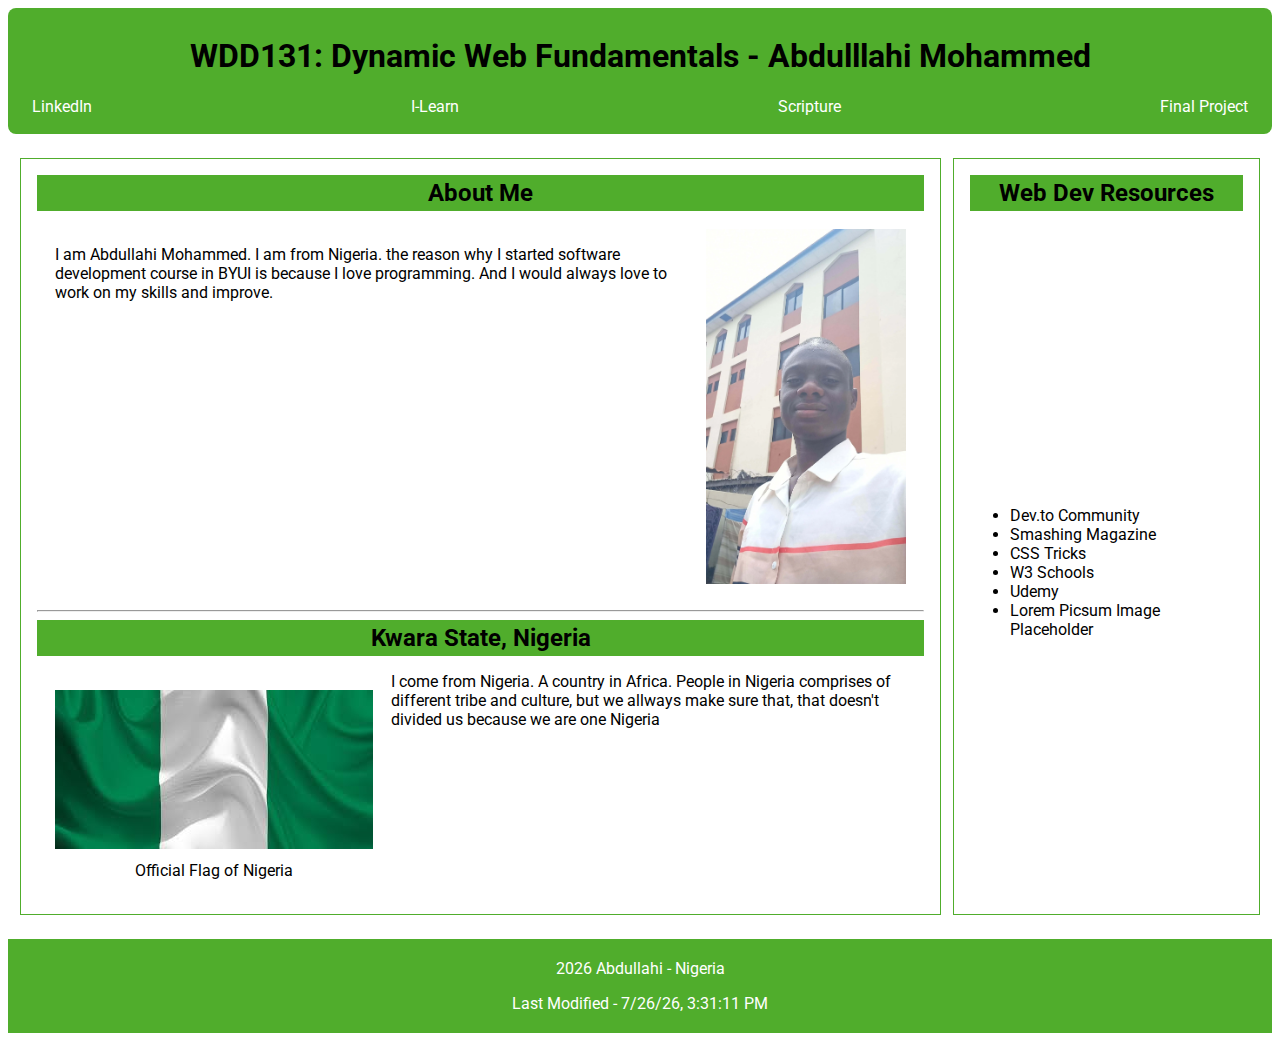
<file: index.html>
<!DOCTYPE html>
<html lang="en">
  <head>
    <meta charset="UTF-8" />
    <meta name="viewport" content="width=device-width, initial-scale=1.0" />
    <title>WDD131 - Dynamic Web Fundamentals - Abdullahi</title>
    <meta
      name="description"
      content="WDD131: Dynamic Web Fundamentals - Abdullahi Mohammed"
    />
    <meta name="author" content="abdullahi" />
    <link rel="stylesheet" href="./styles/base.css" />
    <link rel="preconnect" href="https://fonts.googleapis.com" />
    <link rel="preconnect" href="https://fonts.gstatic.com" crossorigin />
    <link
      href="https://fonts.googleapis.com/css2?family=Roboto:ital,wght@0,100;0,300;0,400;0,500;0,700;0,900;1,100;1,300;1,400;1,500;1,700;1,900&display=swap"
      rel="stylesheet"
    />
    <script defer src="./scripts/getdates.js"></script>
  </head>
  <body>
    <header>
      <h1>WDD131: Dynamic Web Fundamentals - Abdulllahi Mohammed</h1>
      <nav>
        <ul>
          <li>
            <a
              href="https://www.linkedin.com/in/abdullahi-mohammed-website-developer/"
              >LinkedIn</a
            >
          </li>
          <li><a href="https://byui.instructure.com/">I-Learn</a></li>
          <li>
            <a
              href="https://www.churchofjesuschrist.org/study/scriptures/bofm/1-ne/3?lang=eng&id=p7#p7"
              >Scripture</a
            >
          </li>
          <li><a href="#final_project">Final Project</a></li>
        </ul>
      </nav>
    </header>

    <main>
      <section class="card">
        <h2>About Me</h2>
        <div class="about_me_paragraph">
          <p>
            I am Abdullahi Mohammed. I am from Nigeria. the reason why I started
            software development course in BYUI is because I love programming.
            And I would always love to work on my skills and improve.
          </p>
          <img
            class="author_image"
            src="./images/20240919_134047-2.webp"
            width="200"
            alt="Author's Picture"
          />
        </div>

        <hr />

        <h2>Kwara State, Nigeria</h2>
        <div>
          <div class="country_flag">
            <img
              class="country_flag_img"
              src="./images/nigeria_flag.jfif"
              alt="flag of Nigeria"
            />
            <caption class="country_flag_img_caption">
              Official Flag of Nigeria
            </caption>
          </div>
          <p>
            I come from Nigeria. A country in Africa. People in Nigeria
            comprises of different tribe and culture, but we allways make sure
            that, that doesn't divided us because we are one Nigeria
          </p>
        </div>
      </section>
      <section class="card card_3">
        <h2>Web Dev Resources</h2>
        <div>
          <ul>
            <li><a href=""></a>Dev.to Community</li>
            <li><a href=""></a>Smashing Magazine</li>
            <li><a href=""></a>CSS Tricks</li>
            <li><a href=""></a>W3 Schools</li>
            <li><a href=""></a>Udemy</li>
            <li><a href=""></a>Lorem Picsum Image Placeholder</li>
          </ul>
        </div>
      </section>
    </main>

    <footer>
      <p><span id="currentyear"></span> Abdullahi - Nigeria</p>
      <p id="lastmodified"></p>
    </footer>
  </body>
</html>
</file>
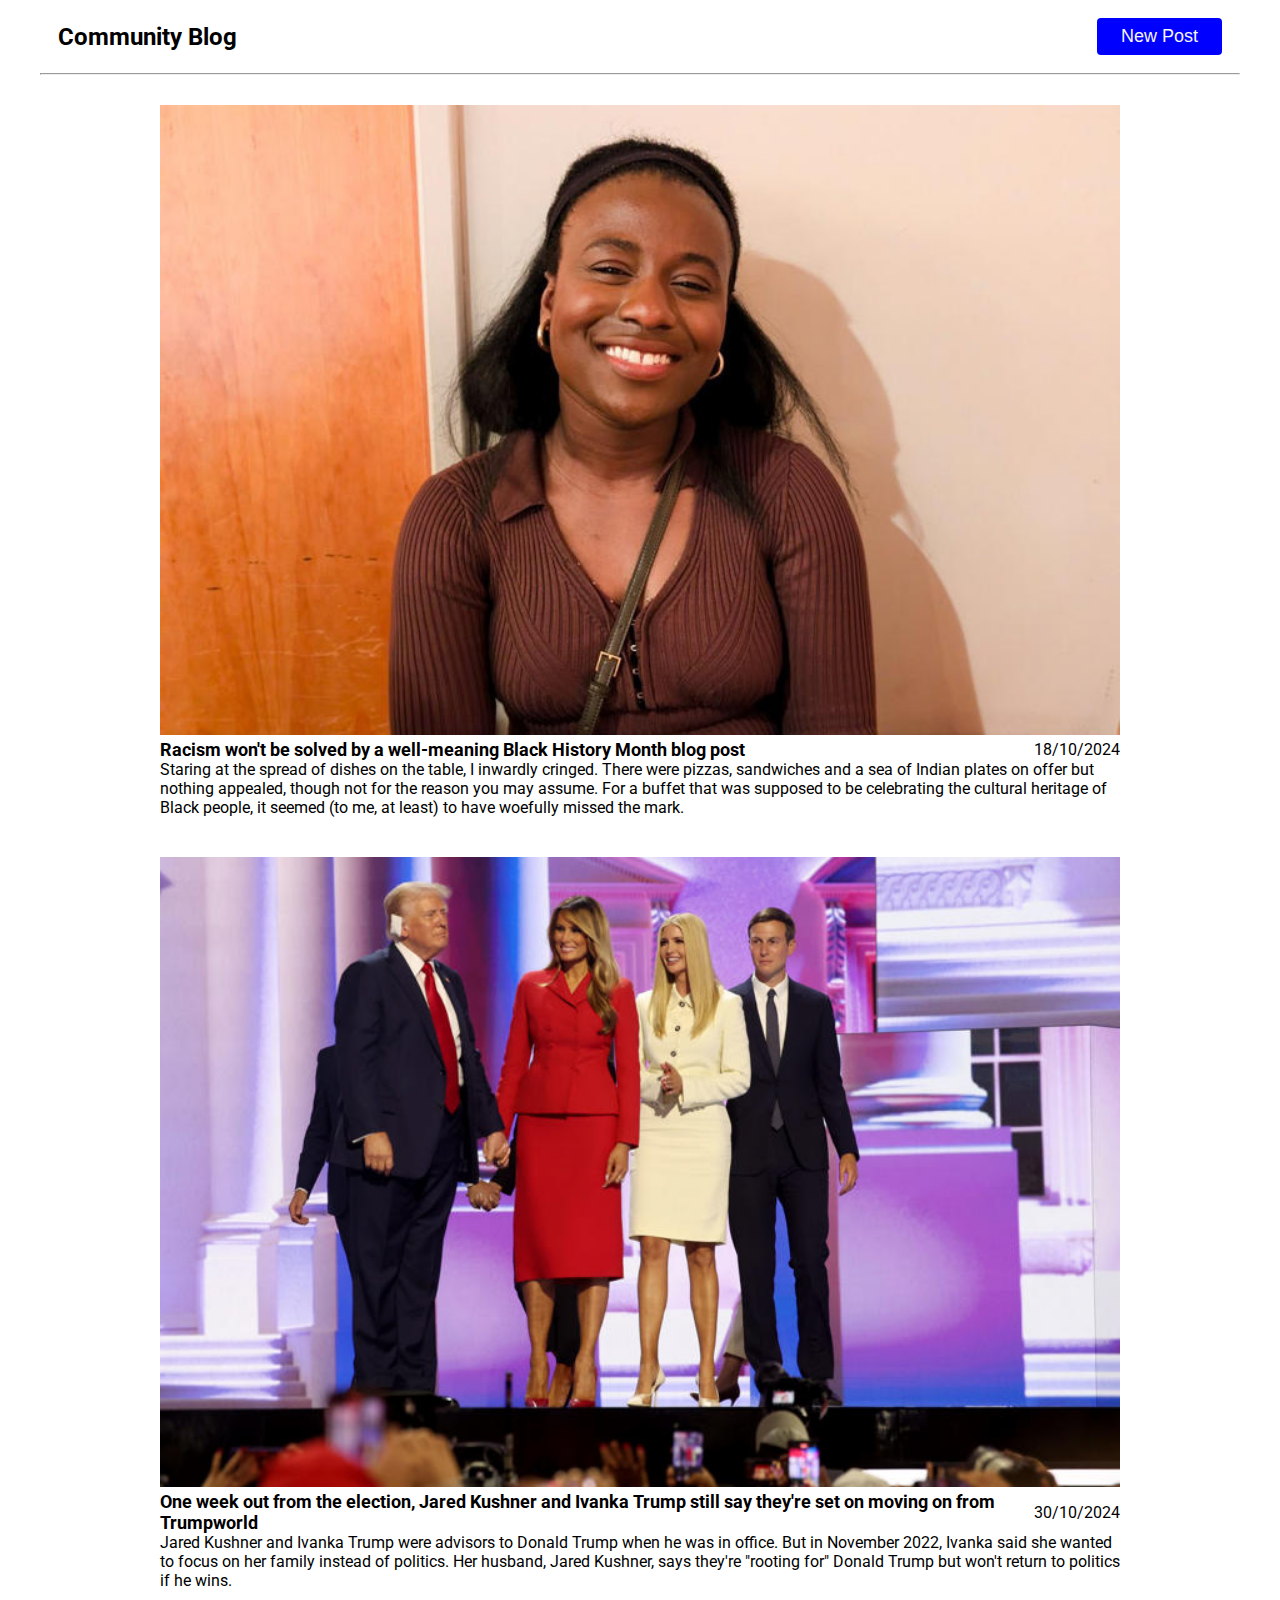
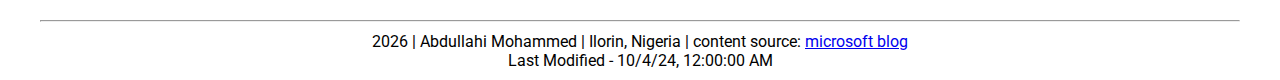
<file: project/index.html>
<!DOCTYPE html>
<html lang="en">

<head>
    <meta charset="UTF-8">
    <meta name="viewport" content="width=device-width, initial-scale=1.0">
    <title>Community Blog</title>
    <meta name="description" content="community blog page">
    <meta name="author" content="Abdullahi">
    <link rel="stylesheet" href="./styles/blog.css">
    <script defer src="./scripts/blog.js"></script>
    <link rel="preconnect" href="https://fonts.googleapis.com">
    <link rel="preconnect" href="https://fonts.gstatic.com" crossorigin>
    <link
        href="https://fonts.googleapis.com/css2?family=Roboto:ital,wght@0,100;0,300;0,400;0,500;0,700;0,900;1,100;1,300;1,400;1,500;1,700;1,900&display=swap"
        rel="stylesheet">
</head>

<body>
    <header>
        <h1>Community Blog</h1>
        <form action="./new-post.html" method="get">
            <input type="submit" value="New Post">
        </form>
    </header>
    <hr>
    <main id="blogs">
        <div>
            <img src="./images/racism.jfif" alt="racism" loading="lazy">
            <div class="blog_title">
                <h4>Racism won't be solved by a well-meaning Black History Month blog post</h4> <span>18/10/2024</span>
            </div>
            <p>Staring at the spread of dishes on the table, I inwardly cringed.

                There were pizzas, sandwiches and a sea of Indian plates on offer but nothing appealed, though not for
                the reason you may assume.

                For a buffet that was supposed to be celebrating the cultural heritage of Black people, it seemed (to
                me, at least) to have woefully missed the mark.</p>
        </div>
        <div>
            <img src="./images/trump.jfif" alt="trumphold" loading="lazy">
            <div class="blog_title">
                <h4>One week out from the election, Jared Kushner and Ivanka Trump still say they're set on moving on
                    from Trumpworld</h4> <span>30/10/2024</span>
            </div>
            <p>Jared Kushner and Ivanka Trump were advisors to Donald Trump when he was in office.
                But in November 2022, Ivanka said she wanted to focus on her family instead of politics.
                Her husband, Jared Kushner, says they're "rooting for" Donald Trump but won't return to politics if he
                wins.
            </p>
        </div>
    </main>
    <hr>
    <footer>
        <p><span id="currentyear"></span> | Abdullahi Mohammed | Ilorin, Nigeria | content source: <a target="_blank"
                href="https://www.msn.com/en-us/news/politics/">microsoft
                blog</a></p>
        <p id="lastmodified"></p>
    </footer>
</body>

</html>
</file>
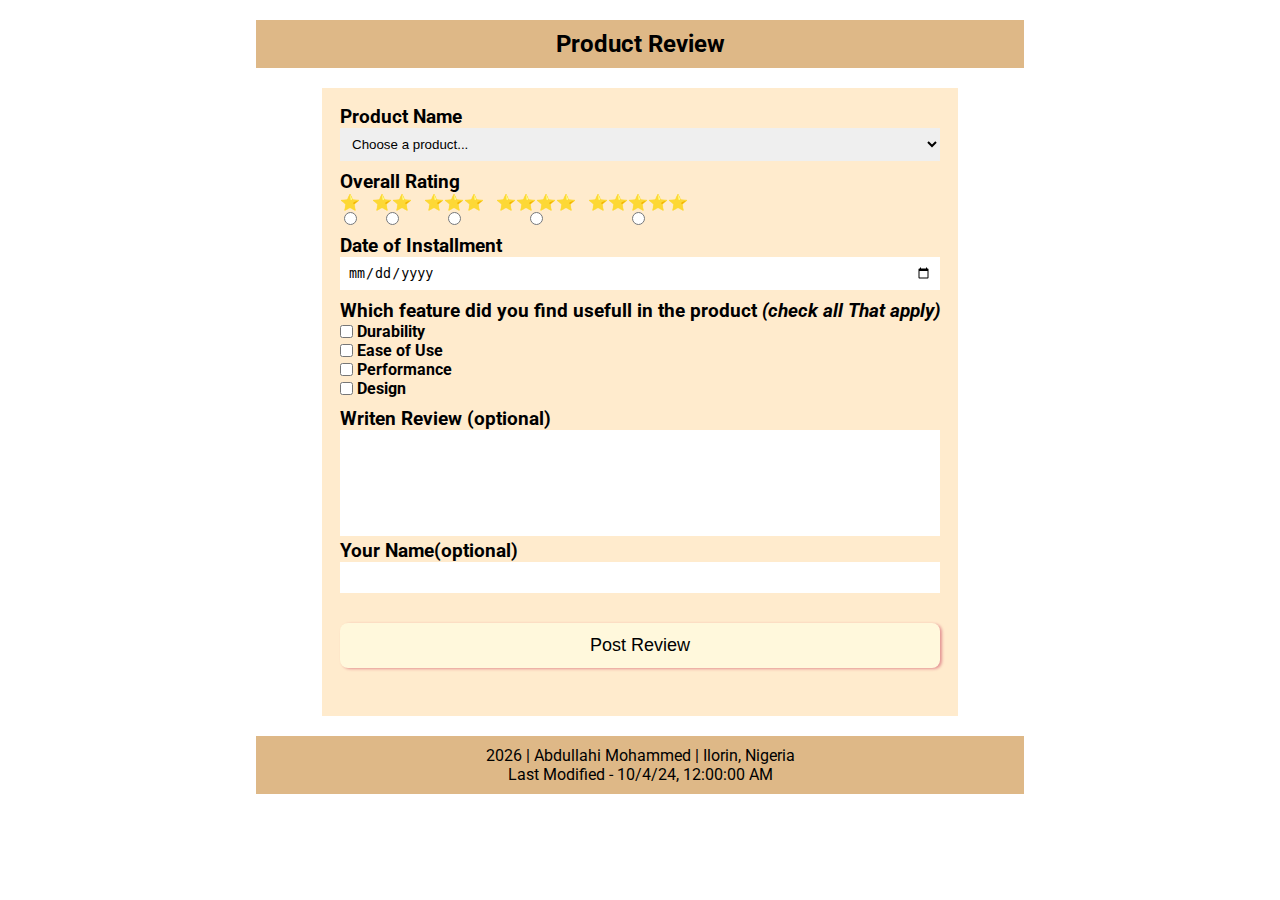
<file: form.html>
<!DOCTYPE html>
<html lang="en">

<head>
    <meta charset="UTF-8">
    <meta name="viewport" content="width=device-width, initial-scale=1.0">
    <title>Product Review</title>
    <meta name="description" content="product revie form">
    <meta name="author" content="abdullahi">
    <link rel="stylesheet" href="./styles/form.css">
    <script defer src="./scripts/form.js"></script>

    <link rel="preconnect" href="https://fonts.googleapis.com">
    <link rel="preconnect" href="https://fonts.gstatic.com" crossorigin>
    <link
        href="https://fonts.googleapis.com/css2?family=Roboto:ital,wght@0,100;0,300;0,400;0,500;0,700;0,900;1,100;1,300;1,400;1,500;1,700;1,900&display=swap"
        rel="stylesheet">
</head>

<body>
    <h2>Product Review</h2>
    <form action="review.html" onsubmit="return submitReview()" method="get">
        <label class="product" for="product">
            <h3>Product Name</h3>
            <select name="choose Product" id="product" required>
                <option value="">Choose a product...</option>
            </select>
        </label>
        <div class="rating">
            <h3>Overall Rating</h3>
            <div>
                <label for="rate1">
                    <p>⭐</p>
                    <input type="radio" value="1" name="rate" id="rate1" required>
                </label>
                <label for="rate2">
                    <p>⭐⭐</p>
                    <input type="radio" value="2" name="rate" id="rate2" required>
                </label>
                <label for="rate3">
                    <p>⭐⭐⭐</p>
                    <input type="radio" value="3" name="rate" id="rate3" required>
                </label>
                <label for="rate4">
                    <p>⭐⭐⭐⭐</p>
                    <input type="radio" value="4" name="rate" id="rate4" required>
                </label>
                <label for="rate5">
                    <p>⭐⭐⭐⭐⭐</p>
                    <input type="radio" value="5" name="rate" id="rate5" required>
                </label>
            </div>
        </div>
        <label class="date" for="date">
            <h3>Date of Installment</h3>
            <input type="date" value="" name="" id="">
        </label>
        <div class="feature">
            <h3 for="features">Which feature did you find usefull in the product <i>(check all That apply)</i></h3>
            <div>
                <label for="durability"><input value="durability" type="checkbox" name="feature" id="durability">
                    <h4>Durability</h4>
                </label>
                <label for="use"><input value="ease of use" type="checkbox" name="feature" id="use">
                    <h4>Ease of Use</h4>
                </label>
                <label for="performance"><input value="performance" type="checkbox" name="feature" id="performance">
                    <h4>Performance</h4>
                </label>
                <label for="design"><input value="design" type="checkbox" name="feature" id="design">
                    <h4>Design</h4>
                </label>
            </div>
        </div>
        <label class="review" for="review">
            <h3>Writen Review (optional)</h3>
            <textarea name="written_review" id="review" rows="6"></textarea>
        </label>
        <label class="name" for="">
            <h3>Your Name(optional)</h3>
            <input type="text" name="" id="">
        </label>
        <div class="button"><input type="submit" value="Post Review"></div>
    </form>

    <footer>
        <p><span id="currentyear"></span> | Abdullahi Mohammed | Ilorin, Nigeria</p>
        <p id="lastmodified"></p>
    </footer>
</body>

</html>
</file>
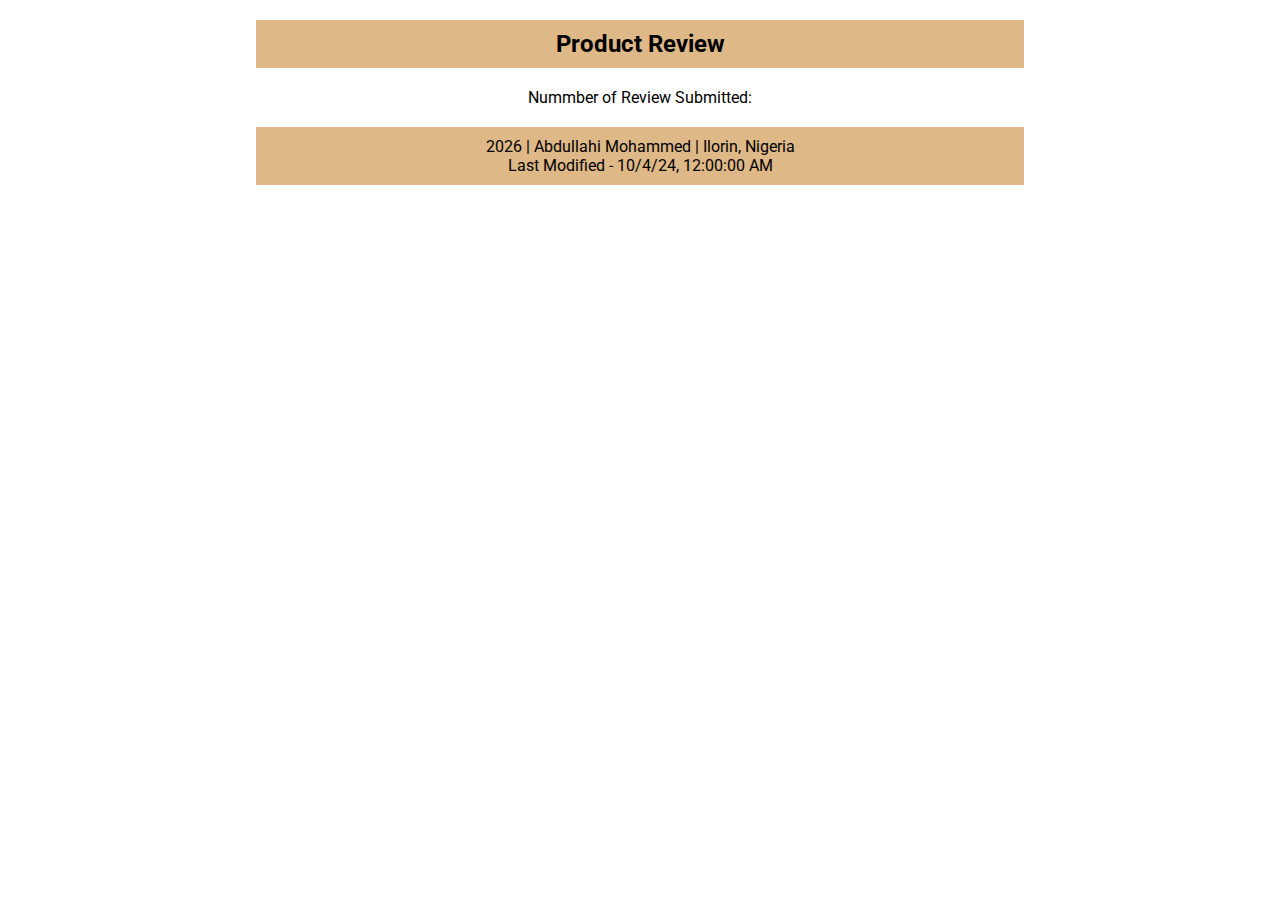
<file: review.html>
<!DOCTYPE html>
<html lang="en">

<head>
    <meta charset="UTF-8">
    <meta name="viewport" content="width=device-width, initial-scale=1.0">
    <title>Form Submission</title>
    <meta name="description" content="product revie form">
    <meta name="author" content="abdullahi">
    <link rel="stylesheet" href="./styles/review.css">
    <script defer src="./scripts/review.js"></script>

    <link rel="preconnect" href="https://fonts.googleapis.com">
    <link rel="preconnect" href="https://fonts.gstatic.com" crossorigin>
    <link
        href="https://fonts.googleapis.com/css2?family=Roboto:ital,wght@0,100;0,300;0,400;0,500;0,700;0,900;1,100;1,300;1,400;1,500;1,700;1,900&display=swap"
        rel="stylesheet">
</head>

<body>
    <h2>Product Review</h2>
    <p>Nummber of Review Submitted: <span id="counter"></span></p>
    <footer>
        <p><span id="currentyear"></span> | Abdullahi Mohammed | Ilorin, Nigeria</p>
        <p id="lastmodified"></p>
    </footer>
</body>

</html>
</file>
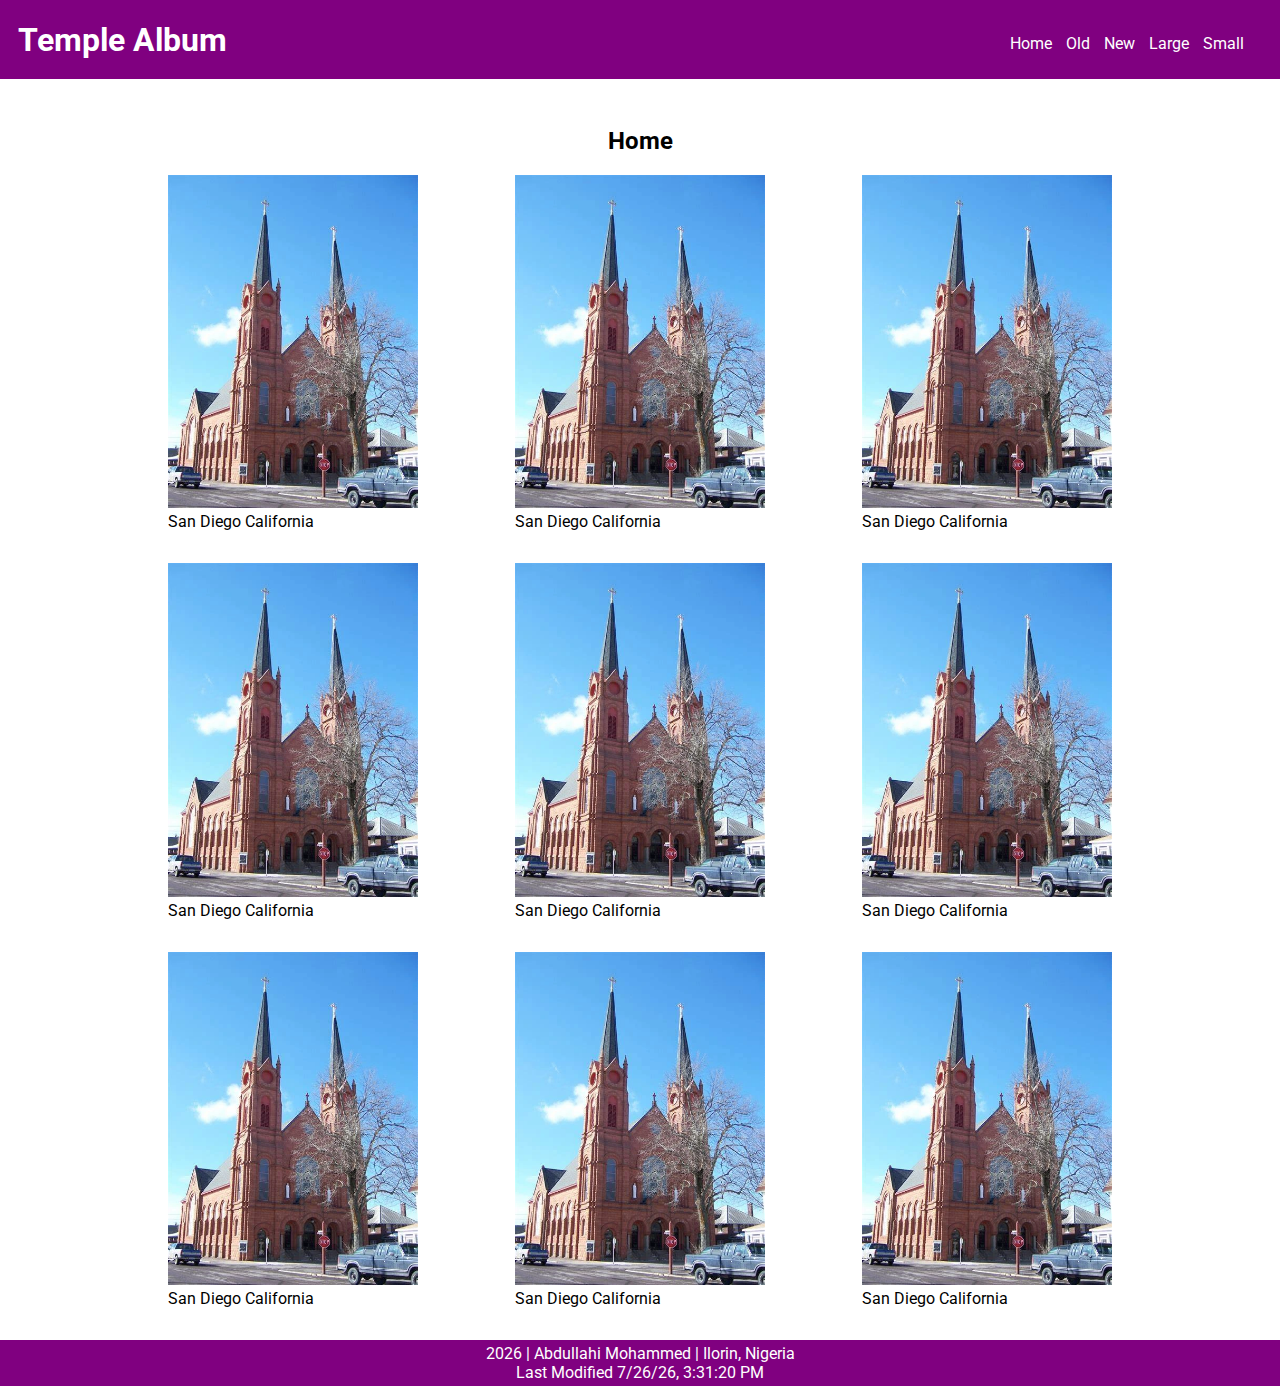
<file: temples.html>
<!DOCTYPE html>
<html lang="en">

<head>
    <meta charset="UTF-8">
    <meta name="viewport" content="width=device-width, initial-scale=1.0">
    <title>Temple Album</title>
    <script defer src="./scripts/temples.js"></script>
    <link rel="stylesheet" href="./styles/temples.css">
    <link rel="stylesheet" href="./styles/temples-large.css">
    <meta name="description" content="temples resonsive page">
    <meta name="author" content="Abdullahi">
    <link rel="preconnect" href="https://fonts.googleapis.com">
    <link rel="preconnect" href="https://fonts.gstatic.com" crossorigin>
    <link
        href="https://fonts.googleapis.com/css2?family=Roboto:ital,wght@0,100;0,300;0,400;0,500;0,700;0,900;1,100;1,300;1,400;1,500;1,700;1,900&display=swap"
        rel="stylesheet">
</head>

<body>
    <header>
        <h1>Temple Album</h1>
        <div id="hamburger"><img width="42px" src="./images/hamburger-menu-svgrepo-com.svg" alt=""></div>
        <nav id="nav">
            <ul>
                <li><a href="/home">Home</a></li>
                <li><a href="/old">Old</a></li>
                <li><a href="/new">New</a></li>
                <li><a href="/large">Large</a></li>
                <li><a href="/small">Small</a></li>
            </ul>
        </nav>
    </header>

    <main>
        <h2>Home</h2>

        <div class="grid">
            <figure>
                <img width="250rem" src="./images/church.webp" alt="church pic 1">
                <figcaption>San Diego California</figcaption>
            </figure>
            <figure>
                <img width="250rem" src="./images/church.webp" alt="church pic 2">
                <figcaption>San Diego California</figcaption>
            </figure>
            <figure>
                <img width="250rem" src="./images/church.webp" alt="church pic 3">
                <figcaption>San Diego California</figcaption>
            </figure>
            <figure>
                <img width="250rem" src="./images/church.webp" alt="church pic 4">
                <figcaption>San Diego California</figcaption>
            </figure>
            <figure>
                <img width="250rem" src="./images/church.webp" alt="church pic 5">
                <figcaption>San Diego California</figcaption>
            </figure>
            <figure>
                <img width="250rem" src="./images/church.webp" alt="church pic 6">
                <figcaption>San Diego California</figcaption>
            </figure>
            <figure>
                <img width="250rem" src="./images/church.webp" alt="church pic 7">
                <figcaption>San Diego California</figcaption>
            </figure>
            <figure>
                <img width="250rem" src="./images/church.webp" alt="church pic 8">
                <figcaption>San Diego California</figcaption>
            </figure>
            <figure>
                <img width="250rem" src="./images/church.webp" alt="church pic 9">
                <figcaption>San Diego California</figcaption>
            </figure>

        </div>

    </main>

    <footer>
        <p><span id="currentyear"></span> | Abdullahi Mohammed | Ilorin, Nigeria</p>
        <p id="lastmodified"></p>
    </footer>
</body>

</html>
</file>
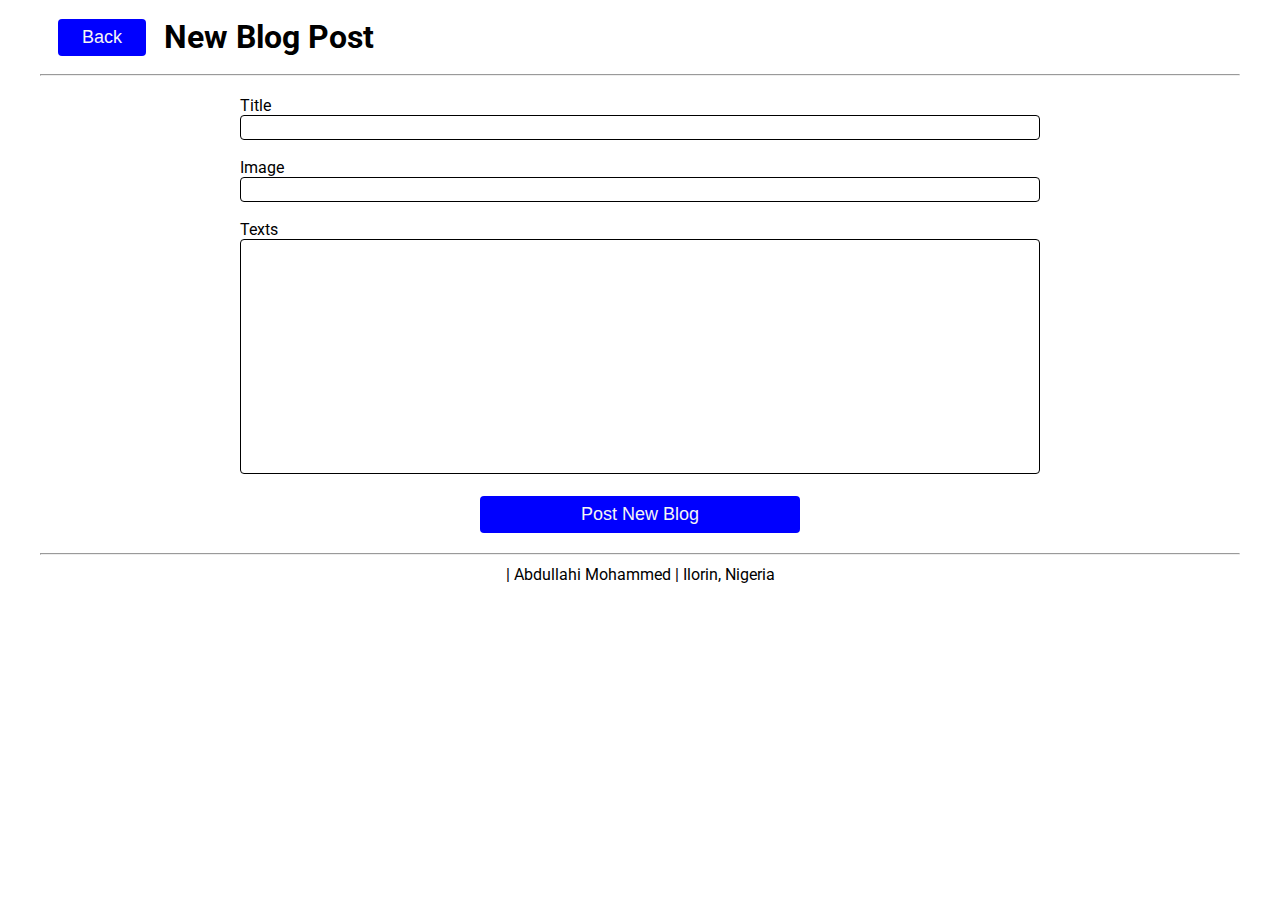
<file: project/new-post.html>
<!DOCTYPE html>
<html lang="en">

<head>
    <meta charset="UTF-8">
    <meta name="viewport" content="width=device-width, initial-scale=1.0">
    <title>New Blog Post</title>
    <meta name="description" content="community blog page">
    <meta name="author" content="Abdullahi">
    <link rel="stylesheet" href="./styles/new-post.css">
    <script defer src="./scripts/new-post.js"></script>
    <link rel="preconnect" href="https://fonts.googleapis.com">
    <link rel="preconnect" href="https://fonts.gstatic.com" crossorigin>
    <link
        href="https://fonts.googleapis.com/css2?family=Roboto:ital,wght@0,100;0,300;0,400;0,500;0,700;0,900;1,100;1,300;1,400;1,500;1,700;1,900&display=swap"
        rel="stylesheet">
</head>

<body>
    <header>
        <form action="index.html" method="get">
            <button>Back</button>
        </form>
        <h1>New Blog Post</h1>
    </header>
    <hr>
    <main>
        <form action="index.html" method="get" onsubmit="return postBlog(e)">
            <label for="title">Title
                <input type="text" value="" name="title" id="title" required>
            </label>
            <label for="image">Image
                <input type="url" value="" id="blogUrl" name="imageUrl" alt="image url" required>
            </label>
            <label for="text">Texts
                <textarea name="blogContent" value="" rows="15" id="blogContent" required></textarea>
            </label>
            <button id="submitBlog" type="submit">Post New Blog</button>
        </form>
    </main>
    <hr>
    <footer>
        <p><span id="currentyear"></span> | Abdullahi Mohammed | Ilorin, Nigeria</p>
        <p id="lastmodified"></p>
    </footer>
</body>

</html>
</file>
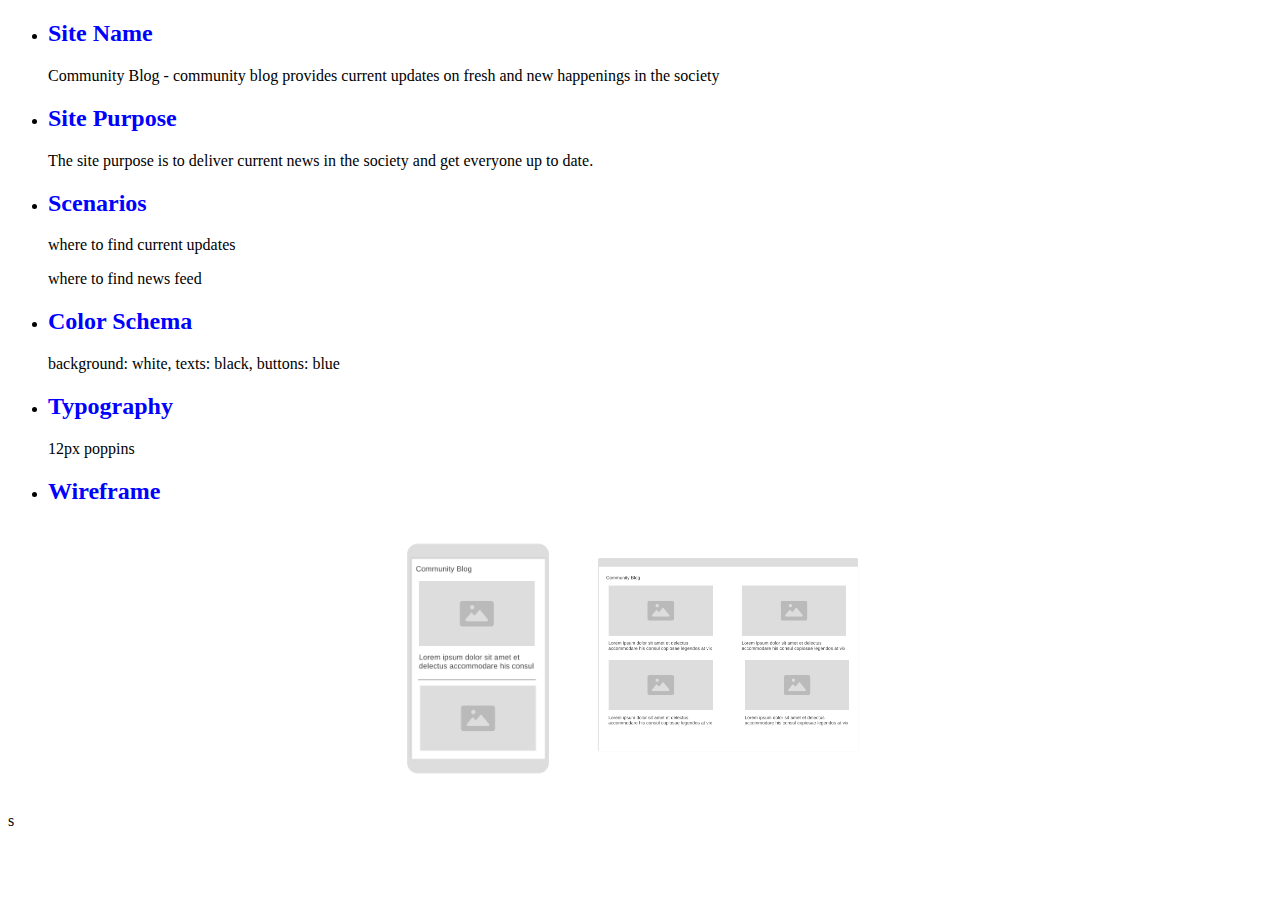
<file: project/siteplan.html>
<!DOCTYPE html>
<html lang="en">

<head>
    <meta charset="UTF-8">
    <meta name="viewport" content="width=device-width, initial-scale=1.0">
    <title>Community Blog</title>
    <meta name="description" content="community blog for news">
    <meta name="author" content="abdullahi">
    <link rel="stylesheet" href="./styles/siteplan.css">
</head>

<body>
    <ul>
        <li>
            <h2>Site Name</h2>
            <p>Community Blog - community blog provides current updates on fresh and new happenings in the society</p>
        </li>
        <li>
            <h2>Site Purpose</h2>
            <p>The site purpose is to deliver current news in the society and get everyone up to date.</p>
        </li>
        <li>
            <h2>Scenarios</h2>
            <p>where to find current updates</p>
            <p>where to find news feed</p>
        </li>
        <li>
            <h2>Color Schema</h2>
            <p>background: white, texts: black, buttons: blue</p>
        </li>
        <li>
            <h2>Typography</h2>
            <p>12px poppins</p>
        </li>
        <li>
            <h2>Wireframe</h2>
            <div class="wireframe">
                <img width="200" src="./images/1-Homepage-2x.png" alt="mobile screen">
                <img width="300" src="./images/2-desktop-2x.png" alt="desktop screen">
            </div>
        </li>
    </ul>
</body>

</html>s
</file>
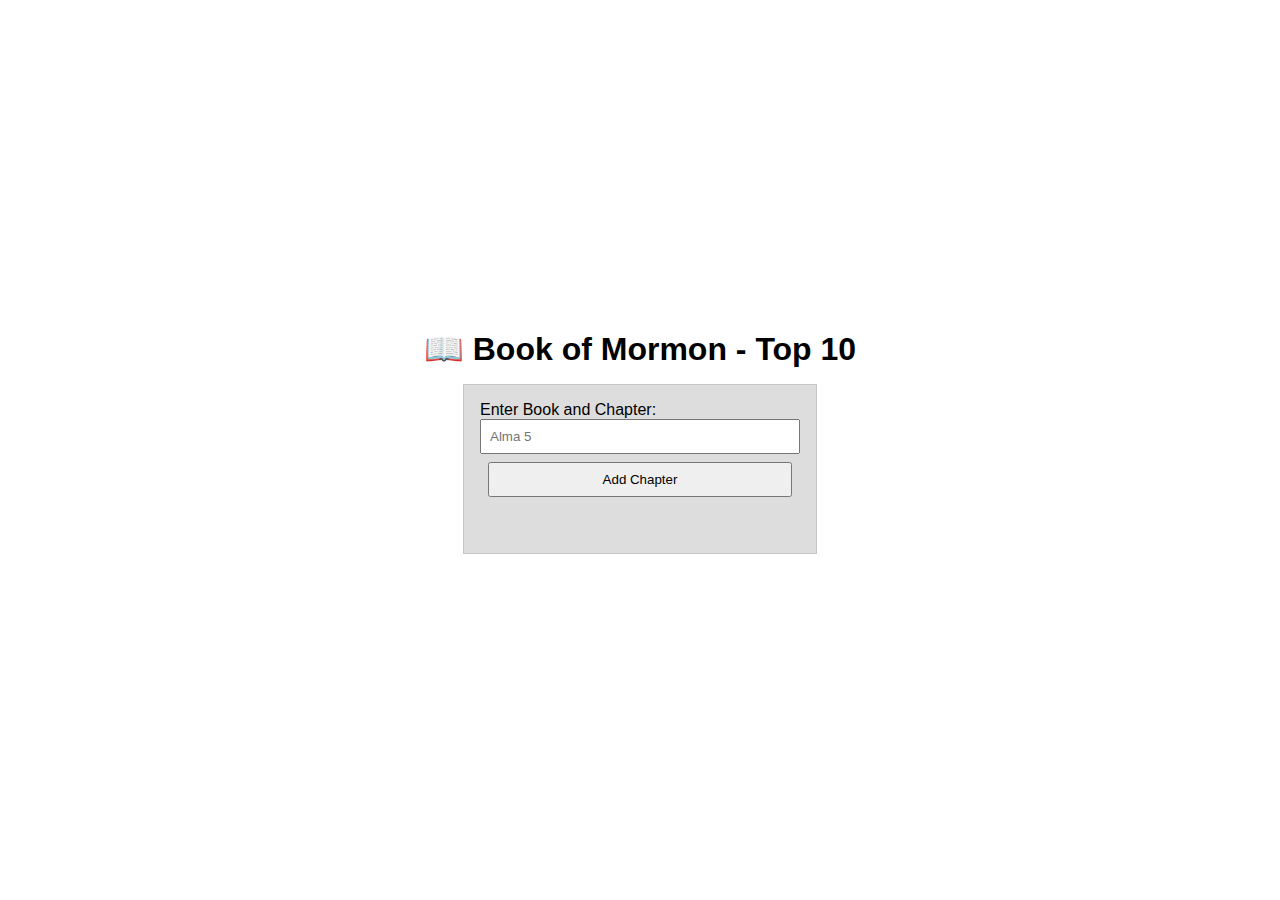
<file: week02/bom.html>
<!DOCTYPE html>
<html lang="en">
  <head>
    <meta charset="UTF-8" />
    <meta name="viewport" content="width=device-width, initial-scale=1.0" />
    <title>Book of Mormon Scripture App</title>
    <link rel="stylesheet" href="styles/bom.css" />
    <script defer async src="scripts/bom.js"></script>
    <meta
      name="description"
      content="application to add and delete book of mormon scriptures"
    />
    <meta name="author" content="abdullahi mohammed" />
  </head>
  <body>
    <h1>📖 Book of Mormon - Top 10</h1>
    <main>
      <label for="favchap">Enter Book and Chapter: </label>
      <input type="text" id="favchap" placeholder="Alma 5" />
      <button type="submit">Add Chapter</button>
      <ul id="list"></ul>
    </main>
  </body>
</html>
</file>
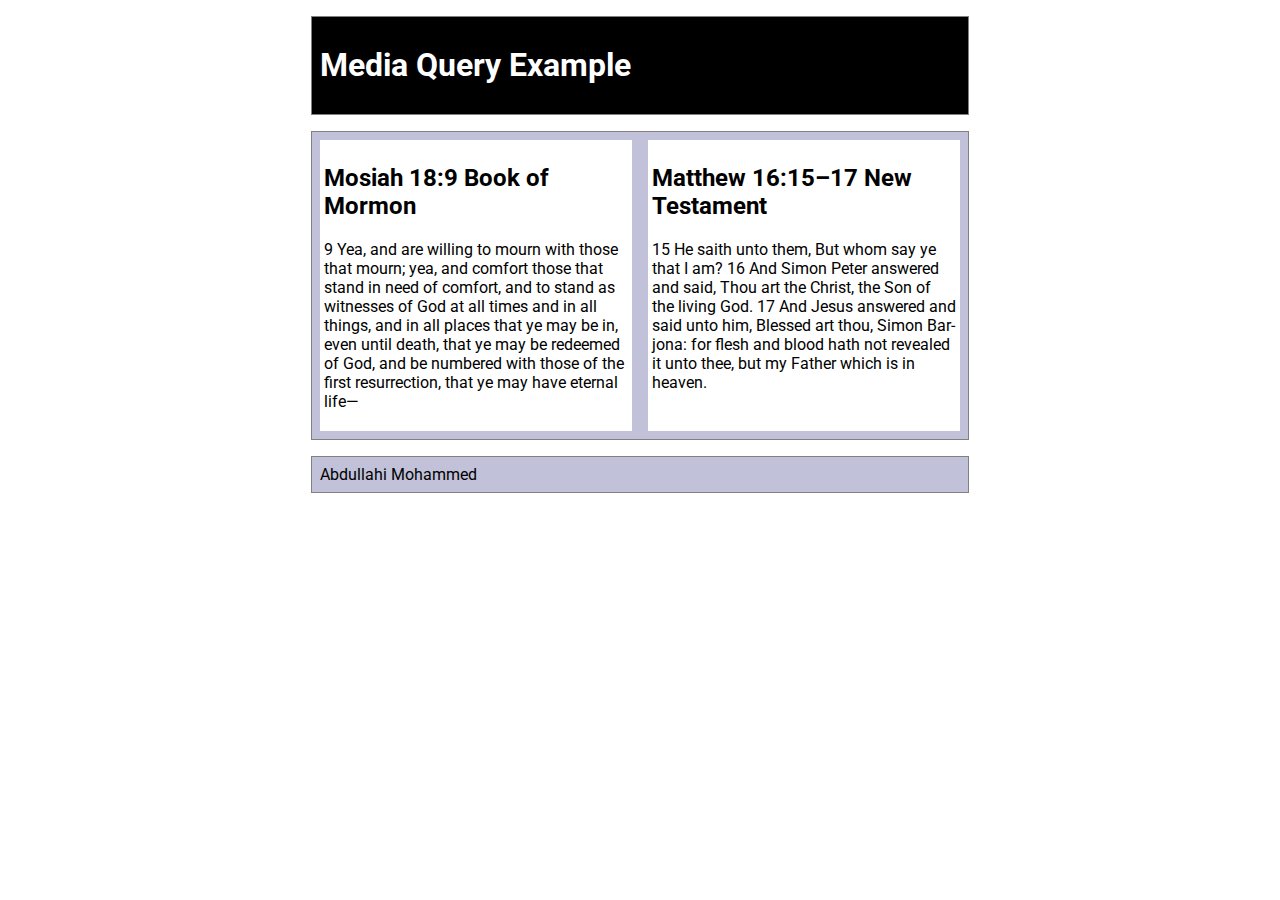
<file: week02/media-query.html>
<!DOCTYPE html>
<html lang="en">
  <head>
    <meta charset="UTF-8" />
    <meta name="viewport" content="width=device-width, initial-scale=1.0" />
    <title>Document</title>
    <meta name="description" content="" />
    <meta name="author" content="Abdullahi" />
    <link rel="stylesheet" href="styles/media-query.css" />
    <link rel="stylesheet" href="styles/media-query-large.css" />
    <link rel="preconnect" href="https://fonts.googleapis.com" />
    <link rel="preconnect" href="https://fonts.gstatic.com" crossorigin />
    <link
      href="https://fonts.googleapis.com/css2?family=Roboto:ital,wght@0,100;0,300;0,400;0,500;0,700;0,900;1,100;1,300;1,400;1,500;1,700;1,900&display=swap"
      rel="stylesheet"
    />
  </head>
  <body>
    <header>
      <h1>Media Query Example</h1>
    </header>

    <main>
      <section>
        <h2>Mosiah 18:9 Book of Mormon</h2>
        <p>
          9 Yea, and are willing to mourn with those that mourn; yea, and
          comfort those that stand in need of comfort, and to stand as witnesses
          of God at all times and in all things, and in all places that ye may
          be in, even until death, that ye may be redeemed of God, and be
          numbered with those of the first resurrection, that ye may have
          eternal life—
        </p>
      </section>
      <section>
        <h2>Matthew 16:15–17 New Testament</h2>
        <p>
          15 He saith unto them, But whom say ye that I am? 16 And Simon Peter
          answered and said, Thou art the Christ, the Son of the living God. 17
          And Jesus answered and said unto him, Blessed art thou, Simon
          Bar-jona: for flesh and blood hath not revealed it unto thee, but my
          Father which is in heaven.
        </p>
      </section>
    </main>

    <footer>Abdullahi Mohammed</footer>
  </body>
</html>
</file>
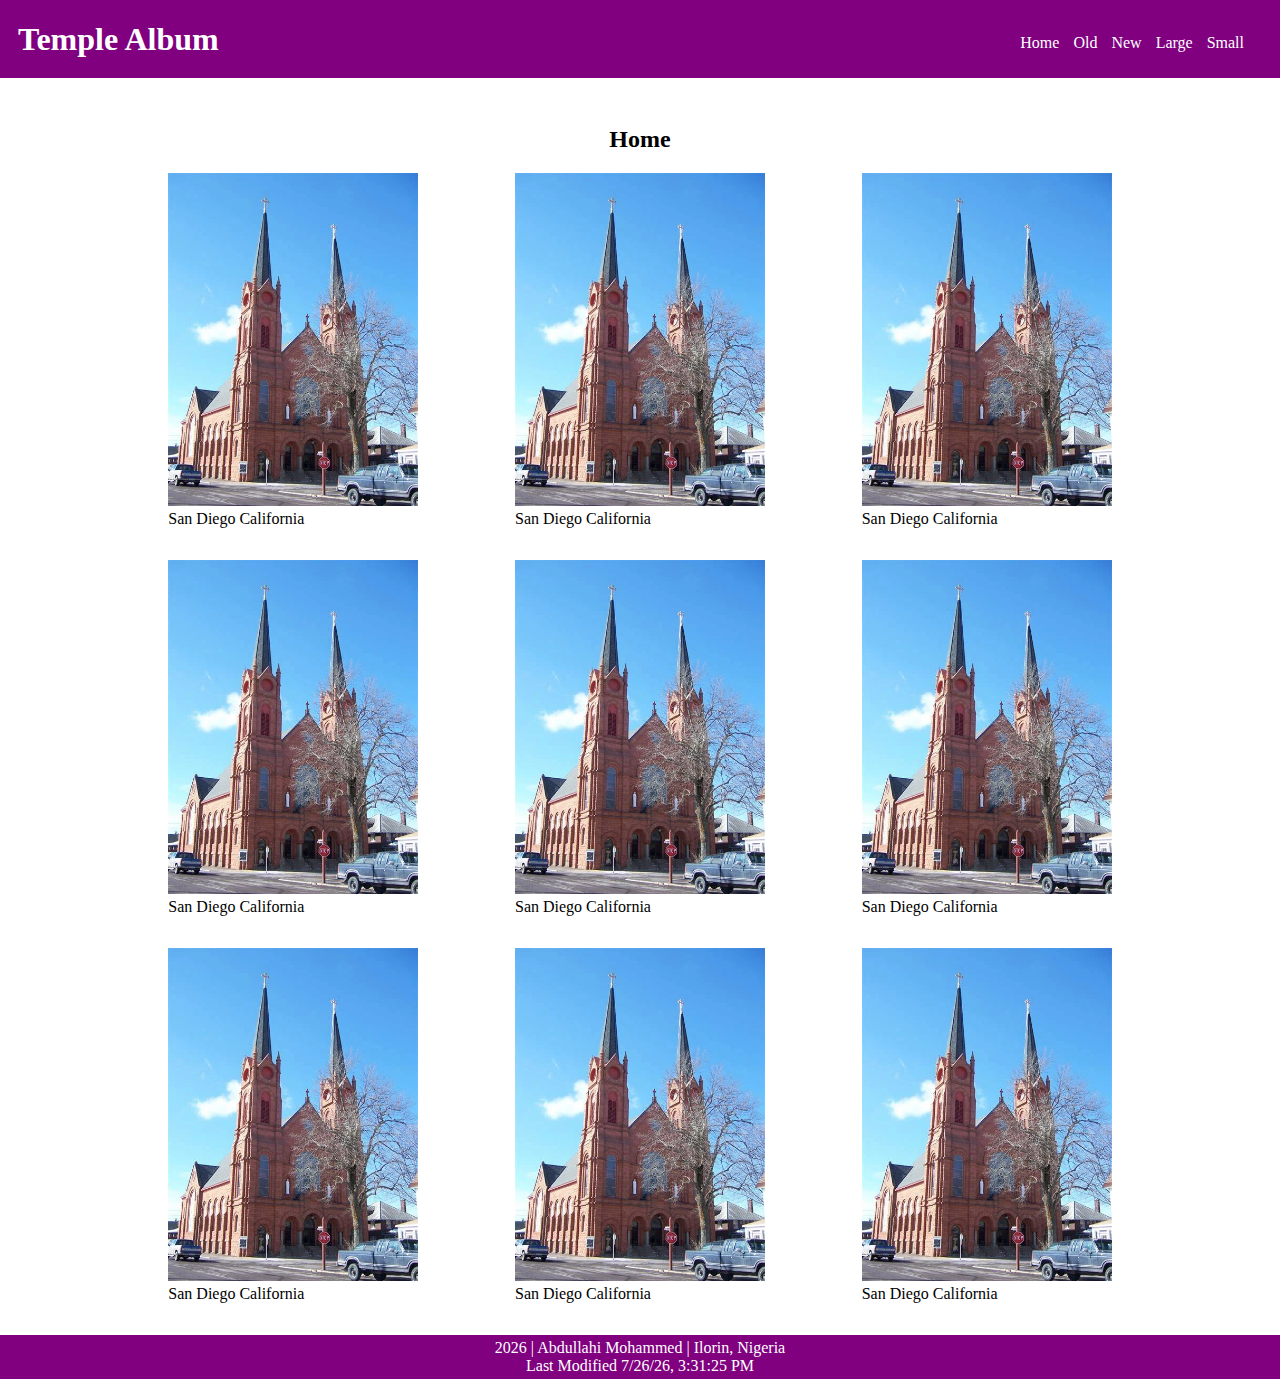
<file: week02/temples.html>
<!DOCTYPE html>
<html lang="en">

<head>
    <meta charset="UTF-8" />
    <meta name="viewport" content="width=device-width, initial-scale=1.0" />
    <title>Temples</title>
    <script defer src="./scripts/temples.js"></script>
    <link rel="stylesheet" href="./styles/temples.css" />
    <link rel="stylesheet" href="./styles/temples-large.css" />
    <meta name="description" content="temples resonsive page" />
    <meta name="author" content="Abdullahi" />
</head>

<body>
    <header>
        <h1>Temple Album</h1>
        <div id="hamburger"><img width="42px" src="./images/hamburger-menu-svgrepo-com.svg" alt=""></div>
        <nav id="nav">
            <ul>
                <li>Home</li>
                <li>Old</li>
                <li>New</li>
                <li>Large</li>
                <li>Small</li>
            </ul>
        </nav>
    </header>

    <main>
        <h2>Home</h2>

        <div class="grid">
            <div>
                <img width="250rem" src="./images/church.webp" alt="">

                <p>San Diego California</p>
            </div>
            <div>
                <img width="250rem" src="./images/church.webp" alt="">

                <p>San Diego California</p>
            </div>
            <div>
                <img width="250rem" src="./images/church.webp" alt="">

                <p>San Diego California</p>
            </div>
            <div>
                <img width="250rem" src="./images/church.webp" alt="">

                <p>San Diego California</p>
            </div>
            <div>
                <img width="250rem" src="./images/church.webp" alt="">

                <p>San Diego California</p>
            </div>
            <div>
                <img width="250rem" src="./images/church.webp" alt="">

                <p>San Diego California</p>
            </div>
            <div>
                <img width="250rem" src="./images/church.webp" alt="">

                <p>San Diego California</p>
            </div>
            <div>
                <img width="250rem" src="./images/church.webp" alt="">

                <p>San Diego California</p>
            </div>
            <div>
                <img width="250rem" src="./images/church.webp" alt="">

                <p>San Diego California</p>
            </div>
        </div>

    </main>

    <footer>
        <p><span id="currentyear"></span> | Abdullahi Mohammed | Ilorin, Nigeria</p>
        <p id="lastmodified"></p>
    </footer>
</body>

</html
</file>
<file: styles/base.css>
header {
  background: #50ad2c;
  text-align: center;
  padding: 8px;
  border-radius: 8px;
}

body {
  font-family: "Roboto", sans-serif;
}

header nav ul {
  display: flex;
  justify-content: space-between;
  align-items: center;
  margin: 0 0 10px;
  padding: 0 12px;
}

nav ul {
  list-style: none;
}

nav li a {
  color: white;
  text-decoration: none;
  padding: 4px;
}

nav li a:hover {
  color: #50ad2c;
  background-color: white;
  padding: 4px;
  border-radius: 8px;
}

section.card {
  border: 1px solid #50ad2c;
  padding: 16px;
  margin: 24px 0;
}

main {
  display: grid;
  grid-template-columns: 3fr 1fr;
  gap: 12px;
  max-width: 1240px;
  margin: auto;
}

section h2 {
  margin: 0;
  padding: 4px 0;
  text-align: center;
  background-color: #50ad2c;
}

.about_me_paragraph {
  display: flex;
  gap: 30px;
  padding: 18px;
}

.country_flag {
  float: left;
  display: flex;
  align-items: center;
  flex-direction: column;
  padding: 18px;
  gap: 12px;
}

.card_3 div {
  display: flex;
  flex-direction: row;
  justify-content: center;
  align-items: center;
  height: 100%;
}

footer {
  text-align: center;
  background-color: #50ad2c;
  color: white;
  padding: 4px;
}
</file>
<file: project/styles/blog.css>
* {
  margin: 0;
  padding: 0;
  box-sizing: border-box;
}

:root {
  --button-color: blue;
}

body {
  max-width: 1200px;
  width: 100%;
  margin: 0 auto;
  font-family: "Roboto", serif;
}

h1 {
  font-size: 18px;
}

h4 {
  font-size: 14px;
}

header {
  display: flex;
  align-items: center;
  justify-content: space-between;
  padding: 18px;
}

header input {
  padding: 8px 24px;
  appearance: none;
  background-color: var(--button-color);
  border-radius: 4px;
  outline: none;
  border: none;
  font-size: 18px;
  color: whitesmoke;
  cursor: pointer;
}

body main {
  display: flex;
  align-items: center;
  justify-content: center;
  gap: 20px;
  flex-wrap: wrap;
  flex-direction: column;
  max-width: 80%;
  width: 100%;
  margin: 20px auto;
}

body main img {
  width: 100%;
  height: 70vh;
  object-fit: cover;
  object-position: top;
}

body main > div {
  margin: 10px 0;
}

.blog_title {
  display: flex;
  justify-content: space-between;
  align-items: center;
}

body > footer {
  width: 100%;
  padding: 10px;
  text-align: center;
}

@media screen and (min-width: 768px) {
  h1 {
    font-size: 24px;
  }
  h4 {
    font-size: 18px;
  }
}
</file>
<file: styles/form.css>
* {
  margin: 0;
  padding: 0;
  box-sizing: border-box;
}

body {
  margin: 20px auto;
  display: flex;
  justify-content: center;
  align-items: center;
  flex-direction: column;
  gap: 20px;
  max-width: 768px;
  width: 100%;
  font-family: "Roboto", serif;
}

form input,
form select,
form textarea {
  border: none;
  outline: none;
  padding: 8px;
  resize: none;
}

body > h2 {
  background-color: burlywood;
  width: 100%;
  padding: 10px;
  text-align: center;
}

body form {
  background-color: blanchedalmond;
  padding: 18px;
}

.product select {
  width: 100%;
}

.rating,
.date,
.feature,
.name,
.review {
  margin: 10px 0;
}
.rating label {
  display: flex;
  flex-direction: column;
  align-items: center;
  justify-content: center;
}

.rating > div {
  display: flex;
  gap: 12px;
  align-items: center;
}

body > footer {
  background-color: burlywood;
  width: 100%;
  padding: 10px;
  text-align: center;
}

.date input {
  width: 100%;
}

.feature label {
  display: flex;
  align-items: center;
  gap: 4px;
}

.review textarea {
  width: 100%;
}

.name input {
  width: 100%;
}

.button {
  width: 100%;
  display: flex;
  justify-content: center;
  align-items: center;
}

.button input {
  cursor: pointer;
  width: 100%;
  margin: 30px auto;
  border-radius: 8px;
  padding: 12px;
  background-color: cornsilk;
  border: none;
  font-size: 18px;
  box-shadow: 2px 1px 3px rgb(228, 148, 148);
}

@media screen and (max-width: 768px) {
  .rating label {
    flex-direction: row-reverse;
    justify-content: left;
  }
  .rating div {
    flex-direction: column;
    align-items: baseline;
  }
}
</file>
<file: styles/review.css>
* {
  margin: 0;
  padding: 0;
  box-sizing: border-box;
}

body {
  margin: 20px auto;
  display: flex;
  justify-content: center;
  align-items: center;
  flex-direction: column;
  gap: 20px;
  max-width: 768px;
  width: 100%;
  font-family: "Roboto", serif;
}

form input,
form select,
form textarea {
  border: none;
  outline: none;
  padding: 8px;
  resize: none;
}

body > h2 {
  background-color: burlywood;
  width: 100%;
  padding: 10px;
  text-align: center;
}

body > footer {
  background-color: burlywood;
  width: 100%;
  padding: 10px;
  text-align: center;
}
</file>
<file: styles/temples.css>
* {
  box-sizing: border-box;
  margin: 0;
  /* padding: 0; */
}

:root {
  --background-color: purple;
  --color: white;
}

body {
  font-family: "Roboto", sans-serif;
}

header {
  background-color: var(--background-color);
  display: flex;
  align-items: center;
  justify-content: space-between;
  padding: 8px 18px;
  color: var(--color);
  margin: 0;
  overflow: hidden;
}

ul {
  list-style: none;
  margin-top: 8px;
  overflow: hidden;
}

nav {
  transform: translateX(100%);
  position: absolute;
  top: 45px;
  background-color: var(--background-color);
  /* width: 100%; */
  left: 0;
  right: 0;
  padding: 18px;
}

nav a {
  color: var(--color);
  text-decoration: none;
}

nav a:hover {
  color: chartreuse;
}

#nav {
  display: none;
}

#nav.show {
  display: block;
  transform: translateX(0);
}

#hamburger {
  display: block;
}

main {
  max-width: 1040px;
  width: 100%;
  margin: auto;
  margin-top: 48px;
}

main h2 {
  text-align: center;
}

main > div {
  display: grid;
  grid-template-columns: 1fr;
  place-items: center;
  align-content: center;
  margin: auto;
  margin-top: 20px;
}

main > div > figure {
  margin-bottom: 32px;
}

footer {
  background-color: var(--background-color);
  padding: 4px 12px;
  color: white;
  text-align: center;
}
</file>
<file: styles/temples-large.css>
@media screen and (min-width: 768px) {
  main > div {
    grid-template-columns: repeat(3, 1fr);
  }

  nav > ul {
    list-style: none;
    display: flex;
    align-items: center;
    gap: 14px;
  }

  #hamburger {
    display: none;
  }

  #nav {
    display: block !important;
    position: static;
    transform: unset;
  }
}
</file>
<file: project/styles/new-post.css>
* {
  margin: 0;
  padding: 0;
  box-sizing: border-box;
}

:root {
  --button-color: blue;
}

body {
  max-width: 1200px;
  width: 98%;
  margin: 0 auto;
  font-family: "Roboto", serif;
}

header {
  display: flex;
  align-items: center;
  gap: 18px;
  padding: 18px;
}

header button {
  padding: 8px 24px;
  appearance: none;
  background-color: var(--button-color);
  border-radius: 4px;
  outline: none;
  border: none;
  font-size: 18px;
  color: whitesmoke;
  cursor: pointer;
}

main {
  margin: 20px auto;
  max-width: 800px;
  width: 100%;
}

main form {
  display: flex;
  justify-content: center;
  align-items: center;
  gap: 18px;
  flex-direction: column;
  flex-wrap: wrap;
}

form label {
  width: 100%;
}

form input,
textarea {
  width: 100%;
  padding: 4px;
  border-radius: 4px;
  border: 1px solid;
}

form textarea {
  resize: none;
}

main form button {
  width: 40%;
  padding: 8px;
  border-radius: 4px;
  font-size: 18px;
  border: none;
  background-color: var(--button-color);
  appearance: none;
  color: whitesmoke;
}

body > footer {
  width: 100%;
  padding: 10px;
  text-align: center;
}
</file>
<file: project/styles/siteplan.css>
body {
  max-width: 1200px;
  width: 100%;
}

.wireframe {
  display: flex;
  align-items: center;
  justify-content: center;
  flex-wrap: wrap;
  margin: 20px;
}

h2 {
  color: blue;
}
</file>
<file: week02/styles/bom.css>
* {
  margin: 0;
  padding: 0;
}

body {
  height: 100vh;
  display: flex;
  flex-direction: column;
  align-items: center;
  justify-content: center;
  font-family: Acme, Arial, sans-serif;
}

h1 {
  font-size: 1.5rem;
}

main {
  margin: 1rem auto;
  border: 1px solid rgba(0, 0, 0, 0.1);
  padding: 1rem;
  background-color: #ddd;
  display: flex;
  flex-direction: column;
}

input,
button {
  padding: 0.5rem;
}

button {
  margin: 0.5rem;
}

.delete {
  width: fit-content;
}

.input {
  display: flex;
  gap: 1rem;
}

.list {
  padding: 0.5rem;
}

ul {
  margin: 1rem;
  list-style: none;
}

li {
  display: flex;
  align-items: center;
  justify-content: space-between;
}

@media only screen and (min-width: 32.5em) {
  h1 {
    font-size: 2rem;
  }

  main {
    width: 320px;
  }
}
</file>
<file: week02/styles/media-query.css>
body {
  font-family: "roboto", sans-serif;
}

header,
main,
footer {
  max-width: 640px;
  margin: 1rem auto;
  border: 1px solid grey;
  padding: 8px;
  background-color: rgba(175, 175, 206, 0.781);
}

main {
  display: grid;
  grid-template-columns: 1fr;
  gap: 1rem;
}

section {
  background-color: #fff;
  padding: 4px;
}
</file>
<file: week02/styles/media-query-large.css>
@media screen and (min-width: 500px) {
  header {
    background-color: #000;
    color: #fff;
  }

  main {
    grid-template-columns: 1fr 1fr;
  }
}
</file>
<file: week02/styles/temples.css>
* {
  box-sizing: border-box;
  margin: 0;
  /* padding: 0; */
}

header {
  background-color: purple;
  display: flex;
  align-items: center;
  justify-content: space-between;
  padding: 8px 18px;
  color: white;
  margin: 0;
  overflow: hidden;
}

ul {
  list-style: none;
  margin-top: 8px;
  overflow: hidden;
}

nav {
  transform: translateX(100%);
  position: absolute;
  top: 45px;
  background-color: purple;
  /* width: 100%; */
  left: 0;
  right: 0;
  padding: 18px;
}

#nav {
  display: none;
}

#nav.show {
  display: block;
  transform: translateX(0);
}

#hamburger {
  display: block;
}

main {
  max-width: 1040px;
  width: 100%;
  margin: auto;
  margin-top: 48px;
}

main h2 {
  text-align: center;
}

main > div {
  display: grid;
  grid-template-columns: 1fr;
  place-items: center;
  align-content: center;
  margin: auto;
  margin-top: 20px;
}

main > div > div {
  margin-bottom: 32px;
}

footer {
  background-color: purple;
  padding: 4px 12px;
  color: white;
  text-align: center;
}
</file>
<file: week02/styles/temples-large.css>
@media screen and (min-width: 768px) {
  main > div {
    grid-template-columns: repeat(3, 1fr);
  }

  nav > ul {
    list-style: none;
    display: flex;
    align-items: center;
    gap: 14px;
  }

  #hamburger {
    display: none;
  }

  #nav {
    display: block !important;
    position: static;
    transform: unset;
  }
}
</file>
